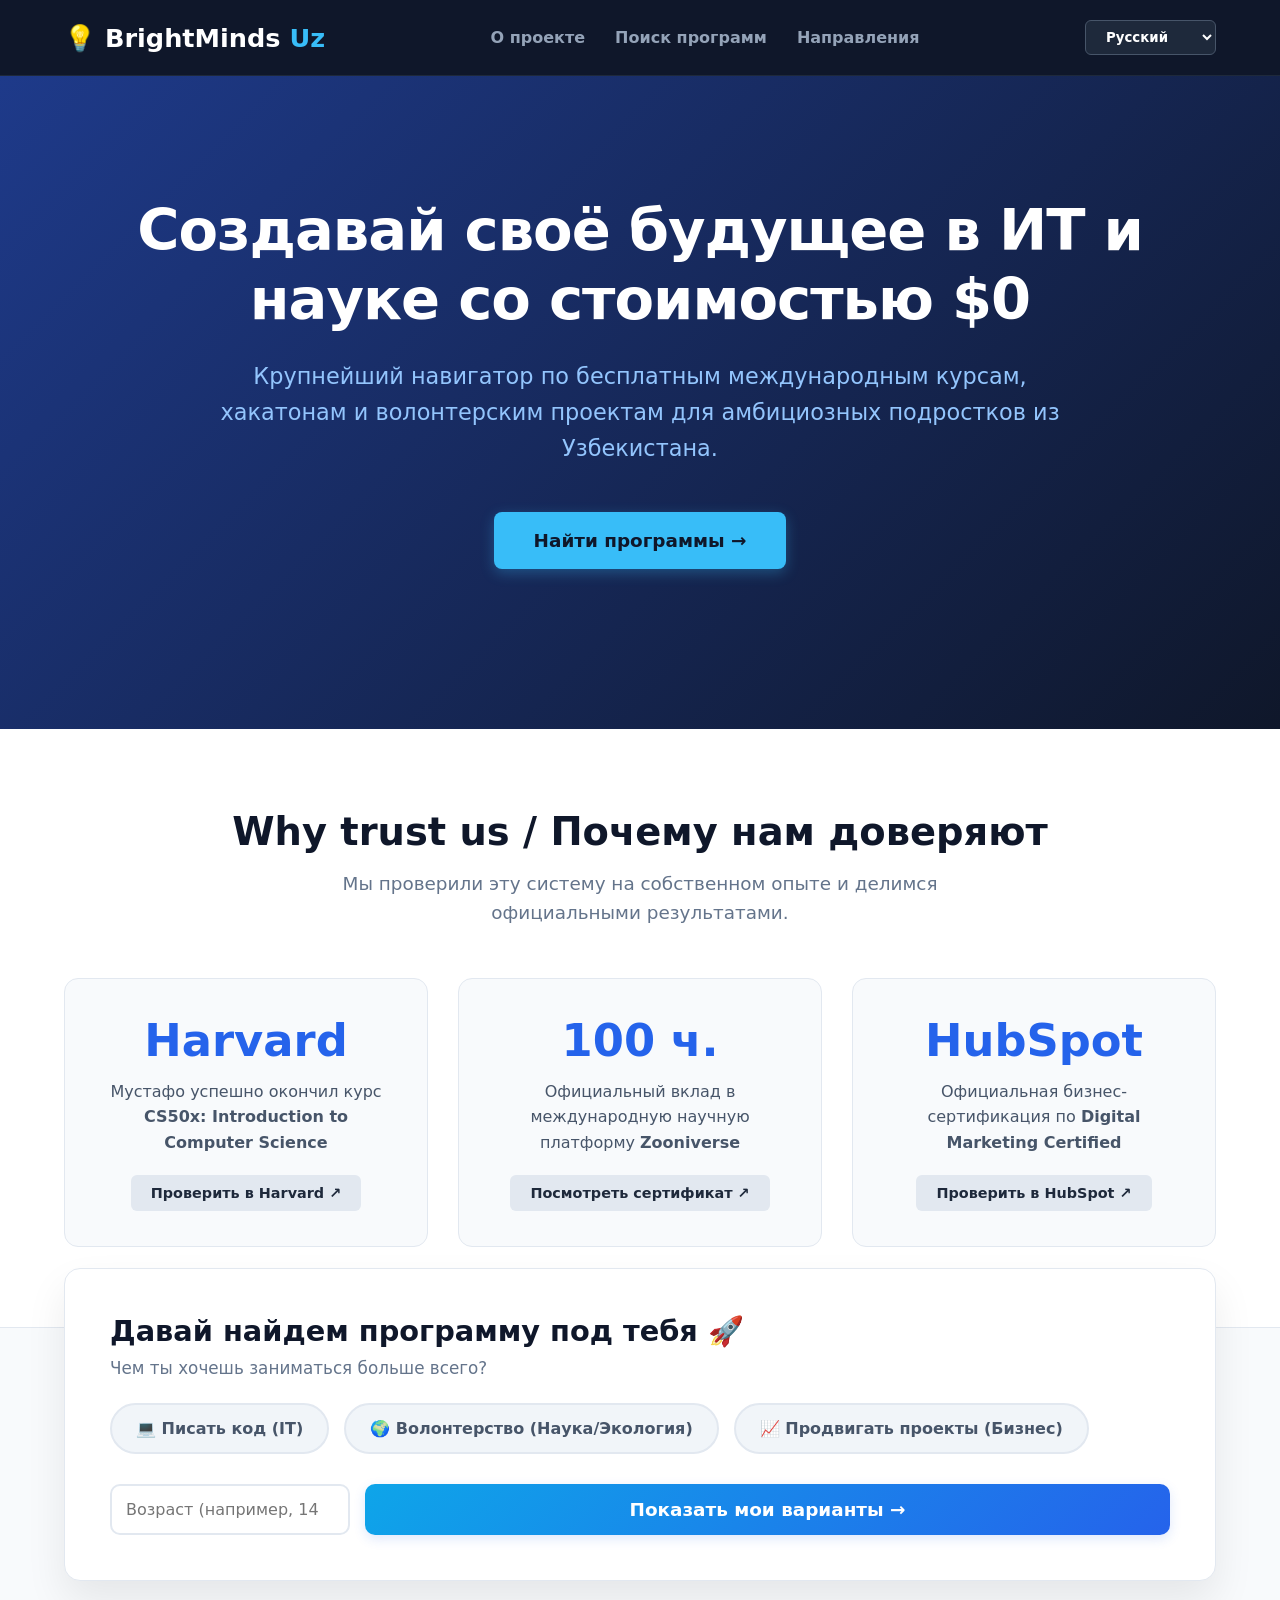
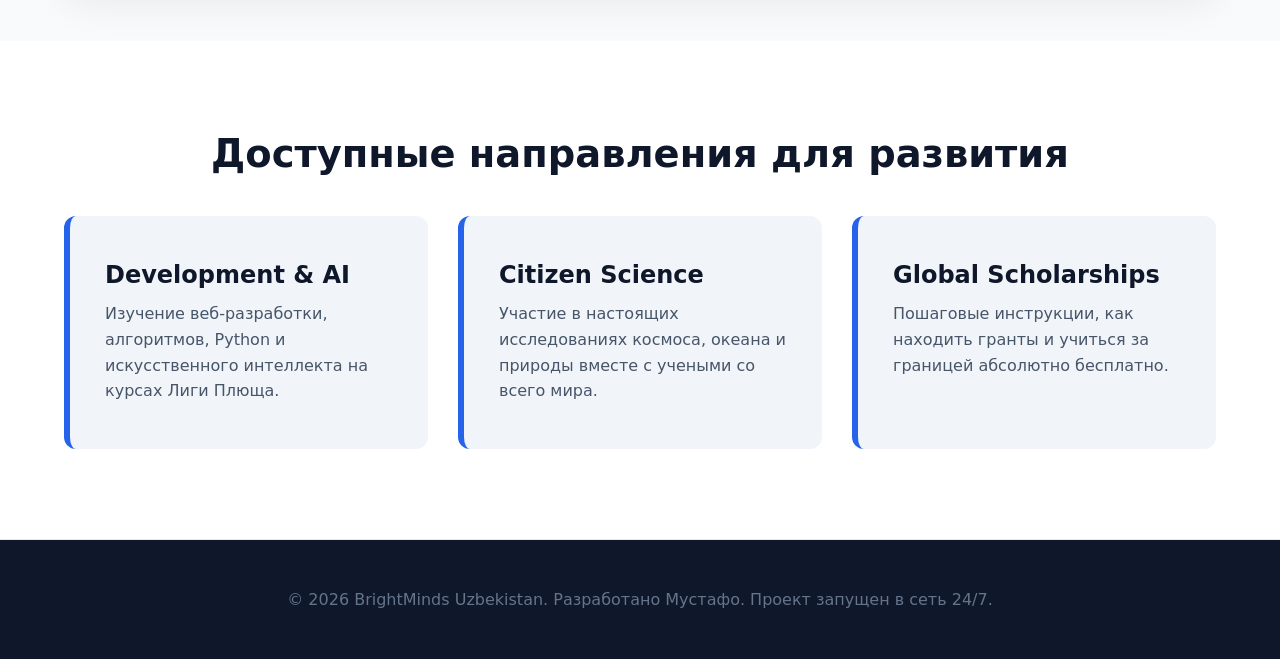
<file: templates/index.html>
<!DOCTYPE html>
<html lang="ru">
<head>
    <meta charset="UTF-8">
    <meta name="viewport" content="width=device-width, initial-scale=1.0">
    <title>BrightMinds Uzbekistan</title>
    <meta property="og:type" content="website">
    <meta property="og:url" content="https://onrender.com">
    <meta property="og:title" content="💡 BrightMinds Uzbekistan — Бесплатные возможности">
    <meta property="og:description" content="Масштабная платформа для амбициозных подростков Узбекистана. Поиск бесплатных курсов и волонтерства.">
    <meta property="og:image" content="https://onrender.com/static/preview.jpg">
    <style>
        * { margin: 0; padding: 0; box-sizing: border-box; font-family: 'Segoe UI', system-ui, -apple-system, sans-serif; }
        body { background-color: #f8fafc; color: #1e293b; }
        .container { width: 90%; max-width: 1200px; margin: 0 auto; }
        .hidden { display: none !important; }
        .text-center { text-align: center; }
        .main-nav { background-color: #0f172a; padding: 20px 0; position: sticky; top: 0; z-index: 1000; border-bottom: 1px solid #1e293b; }
        .nav-box { display: flex; justify-content: space-between; align-items: center; }
        .nav-logo { color: white; font-size: 1.6rem; font-weight: 800; }
        .nav-logo span { color: #38bdf8; }
        .nav-links { display: flex; list-style: none; gap: 30px; }
        .nav-links a { color: #94a3b8; text-decoration: none; font-weight: 600; font-size: 1rem; transition: 0.2s; }
        .nav-links a:hover { color: white; }
        .lang-switcher select { background-color: #1e293b; color: white; border: 1px solid #475569; padding: 8px 16px; border-radius: 6px; cursor: pointer; font-weight: 600; }
        .hero-large { background: linear-gradient(135deg, #1e3a8a, #0f172a); color: white; padding: 120px 0 160px 0; text-align: center; }
        .hero-content h1 { font-size: 3.6rem; font-weight: 800; margin-bottom: 25px; letter-spacing: -1px; line-height: 1.2; }
        .hero-large .subtitle { font-size: 1.4rem; color: #93c5fd; max-width: 850px; margin: 0 auto 45px auto; line-height: 1.6; }
        .btn-hero-action { display: inline-block; padding: 18px 40px; background-color: #38bdf8; color: #0f172a; text-decoration: none; font-weight: 700; font-size: 1.15rem; border-radius: 8px; box-shadow: 0 4px 14px rgba(56, 189, 248, 0.3); transition: 0.2s; }
        .btn-hero-action:hover { transform: translateY(-2px); background-color: #7dd3fc; }
        .onboarding-section { margin-top: -60px; margin-bottom: 60px; position: relative; z-index: 10; }
        .onboarding-box { background-color: white; border-radius: 16px; padding: 45px; box-shadow: 0 20px 40px rgba(0,0,0,0.08); border: 1px solid #e2e8f0; }
        .step-title { font-size: 1.8rem; margin-bottom: 10px; color: #0f172a; }
        .step-desc { color: #64748b; margin-bottom: 25px; font-size: 1.05rem; }
        .interest-tags { display: flex; flex-wrap: wrap; gap: 15px; margin-bottom: 30px; }
        .tag-btn { padding: 14px 24px; background-color: #f1f5f9; border: 2px solid #e2e8f0; border-radius: 30px; font-size: 1rem; font-weight: 600; cursor: pointer; color: #475569; transition: all 0.2s ease; }
        .tag-btn:hover { background-color: #e2e8f0; color: #0f172a; }
        .tag-btn.active { background-color: #e0f2fe; border-color: #0ea5e9; color: #0369a1; }
        .search-action-box { display: flex; gap: 15px; }
        .search-action-box input { width: 240px; padding: 14px; border: 2px solid #e2e8f0; border-radius: 10px; font-size: 1rem; }
        .btn-primary-search { flex: 1; padding: 14px 30px; background: linear-gradient(135deg, #0ea5e9, #2563eb); color: white; border: none; border-radius: 10px; font-size: 1.15rem; font-weight: 700; cursor: pointer; box-shadow: 0 4px 12px rgba(37, 99, 235, 0.15); transition: all 0.2s; }
        .btn-primary-search:hover { transform: translateY(-2px); box-shadow: 0 6px 18px rgba(37, 99, 235, 0.25); }
        .about-section { background-color: #ffffff; padding: 80px 0; border-bottom: 1px solid #e2e8f0; }
        .section-title { font-size: 2.4rem; font-weight: 700; color: #0f172a; margin-bottom: 15px; }
        .section-subtitle { color: #64748b; max-width: 750px; margin: 0 auto 50px auto; font-size: 1.15rem; line-height: 1.6; }
        .stats-grid { display: grid; grid-template-columns: repeat(auto-fit, minmax(300px, 1fr)); gap: 30px; }
        .stat-card { background-color: #f8fafc; border-radius: 14px; padding: 35px; text-align: center; border: 1px solid #e2e8f0; display: flex; flex-direction: column; justify-content: space-between; align-items: center; }
        .stat-num { font-size: 2.8rem; font-weight: 800; color: #2563eb; margin-bottom: 12px; }
        .stat-text { font-size: 1rem; color: #475569; line-height: 1.6; margin-bottom: 20px; }
        .btn-verify { display: inline-block; padding: 10px 20px; background-color: #e2e8f0; color: #1e293b; text-decoration: none; font-size: 0.9rem; font-weight: 600; border-radius: 6px; transition: 0.2s; }
        .btn-verify:hover { background-color: #cbd5e1; color: #0f172a; }
        .explore-categories { padding: 90px 0; background-color: #ffffff; border-bottom: 1px solid #e2e8f0; }
        .cat-large-grid { display: grid; grid-template-columns: repeat(auto-fit, minmax(300px, 1fr)); gap: 30px; margin-top: 40px; }
        .cat-large-card { background-color: #f1f5f9; padding: 45px 35px; border-radius: 12px; border-left: 6px solid #2563eb; }
        .cat-large-card h3 { font-size: 1.5rem; margin-bottom: 12px; color: #0f172a; }
        .cat-large-card p { color: #475569; line-height: 1.6; font-size: 1rem; }
        .grid { display: grid; grid-template-columns: repeat(auto-fill, minmax(340px, 1fr)); gap: 30px; margin-top: 30px; margin-bottom: 60px; }
        .card { background-color: white; border-radius: 14px; padding: 30px; box-shadow: 0 4px 10px rgba(0,0,0,0.03); border: 1px solid #e2e8f0; border-top: 6px solid #cbd5e1; display: flex; flex-direction: column; transition: 0.2s; }
        .card:hover { transform: translateY(-4px); box-shadow: 0 10px 20px rgba(0,0,0,0.06); }
        .card-it { border-top-color: #38bdf8; }
        .card-volunteering { border-top-color: #f97316; }
        .card-marketing { border-top-color: #10b981; }
        .badge { padding: 6px 14px; font-size: 0.85rem; font-weight: 700; border-radius: 20px; margin-bottom: 20px; display: inline-block; align-self: flex-start; }
        .card-it .badge { background-color: #e0f2fe; color: #0369a1; }
        .card-volunteering .badge { background-color: #ffedd5; color: #c2410c; }
        .card-marketing .badge { background-color: #d1fae5; color: #065f46; }
        .card h3 { font-size: 1.4rem; color: #0f172a; margin-bottom: 10px; }
        .org { font-size: 0.95rem; color: #64748b; margin-bottom: 15px; font-weight: 600; }
        .desc { font-size: 1rem; color: #334155; line-height: 1.6; margin-bottom: 25px; }
        .card-footer { display: flex; justify-content: space-between; align-items: center; margin-top: auto; }
        .age { font-size: 0.9rem; color: #64748b; font-weight: 600; }
        .btn-link { color: #2563eb; text-decoration: none; font-weight: 700; font-size: 0.95rem; }
        .btn-link:hover { text-decoration: underline; }
        footer { background-color: #0f172a; color: #64748b; text-align: center; padding: 50px 0; }
    </style>
</head>
<body>
    <nav class="main-nav">
        <div class="container nav-box">
            <div class="nav-logo">💡 BrightMinds <span>Uz</span></div>
            <ul class="nav-links">
                <li><a href="#about-title" class="nav-item">О проекте</a></li>
                <li><a href="#quiz-title" class="nav-item">Поиск программ</a></li>
                <li><a href="#explore-title" class="nav-item">Направления</a></li>
            </ul>
            <div class="lang-switcher">
                <select id="lang-select" onchange="changeLanguage(this.value)">
                    <option value="ru" selected>Русский</option>
                    <option value="uz">O'zbekcha</option>
                    <option value="en">English</option>
                </select>
            </div>
        </div>
    </nav>

    <header class="hero-large">
        <div class="container hero-content">
            <h1 id="hero-main-title">Создавай своё будущее в ИТ и науке со стоимостью $0</h1>
            <p class="subtitle" id="hero-subtitle">Крупнейший навигатор по бесплатным международным курсам, хакатонам и волонтерским проектам для амбициозных подростков из Узбекистана.</p>
            <a href="#quiz-title" class="btn-hero-action" id="btn-hero-go">Найти программы →</a>
        </div>
    </header>

    <section class="about-section" id="about-title">
        <div class="container">
            <h2 class="section-title text-center" id="about-title-text">Why trust us / Почему нам доверяют</h2>
            <p class="section-subtitle text-center" id="about-subtitle">Мы проверили эту систему на собственном опыте и делимся официальными результатами.</p>
            <div class="stats-grid">
                <div class="stat-card">
                    <div class="stat-num">Harvard</div>
                    <p class="stat-text" id="stat-harvard">Мустафо успешно окончил курс <strong>CS50x: Introduction to Computer Science</strong></p>
                    <a href="https://harvard.edu" target="_blank" class="btn-verify" id="btn-ver-harvard">Проверить в Harvard ↗</a>
                </div>
                <div class="stat-card">
                    <div class="stat-num">100 ч.</div>
                    <p class="stat-text" id="stat-zooniverse">Официальный вклад в международную научную платформу <strong>Zooniverse</strong></p>
                    <a href="https://zooniverse.org" target="_blank" class="btn-verify" id="btn-ver-zooniverse">Посмотреть сертификат ↗</a>
                </div>
                <div class="stat-card">
                    <div class="stat-num">HubSpot</div>
                    <p class="stat-text" id="stat-hubspot">Официальная бизнес-сертификация по <strong>Digital Marketing Certified</strong></p>
                    <a href="https://hubspot.com" target="_blank" class="btn-verify" id="btn-ver-hubspot">Проверить в HubSpot ↗</a>
                </div>
            </div>
        </div>
    </section>

    <section class="onboarding-section" id="quiz-title">
        <div class="container">
            <div class="onboarding-box">
                <h3 class="step-title" id="quiz-title-text">Давай найдем программу под тебя 🚀</h3>
                <p class="step-desc" id="quiz-desc">Чем ты хочешь заниматься больше всего?</p>
                <div class="interest-tags">
                    <button class="tag-btn" data-interest="it" id="tag-it">💻 Писать код (IT)</button>
                    <button class="tag-btn" data-interest="volunteering" id="tag-vol">🌍 Волонтерство (Наука/Экология)</button>
                    <button class="tag-btn" data-interest="marketing" id="tag-mark">📈 Продвигать проекты (Бизнес)</button>
                </div>
                <div class="search-action-box">
                    <input type="number" id="user-age" placeholder="Возраст (например, 14)" min="10" max="20">
                    <button class="btn-primary-search" id="btn-search-action" onclick="runSearch()">Показать мои варианты →</button>
                </div>
            </div>
        </div>
    </section>

    <main class="container hidden" id="results-container">
        <h2 class="section-title" id="results-title">Подобрано специально для тебя ($0):</h2>
        <div class="grid" id="opportunities-grid"></div>
    </main>

    <section class="explore-categories" id="explore-title">
        <div class="container">
            <h2 class="section-title text-center" id="exp-title">Доступные направления для развития</h2>
            <div class="cat-large-grid">
                <div class="cat-large-card">
                    <h3>Development & AI</h3>
                    <p>Изучение веб-разработки, алгоритмов, Python и искусственного интеллекта на курсах Лиги Плюща.</p>
                </div>
                <div class="cat-large-card">
                    <h3>Citizen Science</h3>
                    <p>Участие в настоящих исследованиях космоса, океана и природы вместе с учеными со всего мира.</p>
                </div>
                <div class="cat-large-card">
                    <h3>Global Scholarships</h3>
                    <p>Пошаговые инструкции, как находить гранты и учиться за границей абсолютно бесплатно.</p>
                </div>
            </div>
        </div>
    </section>

    <footer>
        <div class="container">
            <p>© 2026 BrightMinds Uzbekistan. Разработано Мустафо. Проект запущен в сеть 24/7.</p>
        </div>
    </footer>
    <script>
        const translations = {
            ru: {
                mainTitle: "Создавай своё будущее в ИТ и науке со стоимостью $0",
                subtitle: "Крупнейший навигатор по бесплатным международным курсам, хакатонам и волонтерским проектам для амбициозных подростков из Узбекистана.",
                quizTitle: "Давай найдем программу под тебя 🚀",
                quizDesc: "Чем ты хочешь заниматься больше всего?",
                tagIt: "💻 Писать код (IT)",
                tagVol: "🌍 Волонтерство (Наука/Экология)",
                tagMark: "📈 Продвигать проекты (Бизнес)",
                searchBtn: "Показать мои варианты →",
                aboutTitle: "Why trust us / Почему нам доверяют",
                aboutSubtitle: "Мы проверили эту систему на собственном опыте и делимся официальными результатами.",
                statHarvard: "Мустафо успешно окончил курс <strong>CS50x: Introduction to Computer Science</strong>",
                btnVerHarvard: "Проверить в Harvard ↗",
                statZooniverse: "Официальный вклад в международную научную платформу <strong>Zooniverse</strong>",
                statHubspot: "Официальная бизнес-сертификация по <strong>Digital Marketing Certified</strong>",
                resultsTitle: "Подобрано специально для тебя ($0):",
                ageInput: "Возраст (например, 14)",
                btnOpen: "Открыть курс →",
                btnVol: "Волонтерить →"
            },
            uz: {
                mainTitle: "Kelajagingizni IT va fanda $0 evaziga yarating",
                subtitle: "Ambitsiyali o'smirlar uchun bepul xalqaro kurslar, xakatolar va ko'ngillilik loyihalari bo'yicha eng yirik navigator.",
                quizTitle: "Sizga mos dasturni topamiz 🚀",
                quizDesc: "Sizni ko'proq nima qiziqtiradi?",
                tagIt: "💻 Kod yozish (IT)",
                tagVol: "🌍 Ko'ngillilik (Fan/Ekologiya)",
                tagMark: "📈 Loyihalarni rivojlantirish (Biznes)",
                searchBtn: "Variantlarni ko'rsatish →",
                aboutTitle: "Nega bizga ishonishadi",
                aboutSubtitle: "Biz ushbu tizimni o'z tajribamizda sinovdan o'tkazdik va rasmiy natijalar bilan bo'lishamiz.",
                statHarvard: "Mustafo <strong>CS50x: Introduction to Computer Science</strong> kursini muvaffaqiyatli tugatdi",
                btnVerHarvard: "Harvardda tekshirish ↗",
                statZooniverse: "<strong>Zooniverse</strong> xalqaro ilmiy platformasiga rasmiy ko'ngillilik hissasi",
                statHubspot: "<strong>Digital Marketing Certified</strong> bo'yicha rasmiy biznes sertifikati",
                resultsTitle: "Maxsus siz uchun tanlangan ($0):",
                ageInput: "Yoshingiz (masalan, 14)",
                btnOpen: "Kursni ochish →",
                btnVol: "Ko'ngilli bo'lish →"
            },
            en: {
                mainTitle: "Build Your Future in IT and Science with a $0 Budget",
                subtitle: "The largest navigator for free international courses, hackathons, and volunteer projects for ambitious teenagers from Uzbekistan.",
                quizTitle: "Let's find the perfect program for you 🚀",
                quizDesc: "What are you most interested in?",
                tagIt: "💻 Writing Code (IT)",
                tagVol: "🌍 Volunteering (Science/Eco)",
                tagMark: "📈 Marketing & Projects (Business)",
                searchBtn: "Show my options →",
                aboutTitle: "Why trust us",
                aboutSubtitle: "We tested this system ourselves and share official, verified results.",
                statHarvard: "Mustafo successfully completed <strong>CS50x: Introduction to Computer Science</strong>",
                btnVerHarvard: "Verify at Harvard ↗",
                statZooniverse: "Official contribution to the international citizen science platform <strong>Zooniverse</strong>",
                statHubspot: "Official business certification in <strong>Digital Marketing Certified</strong>",
                resultsTitle: "Tailored options for you ($0):",
                ageInput: "Age (e.g., 14)",
                btnOpen: "Open Course →",
                btnVol: "Volunteer Now →"
            }
        };

        function changeLanguage(lang) {
            document.getElementById('hero-main-title').innerText = translations[lang].mainTitle;
            document.getElementById('hero-subtitle').innerHTML = translations[lang].subtitle;
            document.getElementById('quiz-title-text').innerText = translations[lang].quizTitle;
            document.getElementById('quiz-desc').innerText = translations[lang].quizDesc;
            document.getElementById('tag-it').innerText = translations[lang].tagIt;
            document.getElementById('tag-vol').innerText = translations[lang].tagVol;
            document.getElementById('tag-mark').innerText = translations[lang].tagMark;
            document.getElementById('btn-search-action').innerText = translations[lang].searchBtn;
            document.getElementById('about-title-text').innerText = translations[lang].aboutTitle;
            document.getElementById('about-subtitle').innerText = translations[lang].aboutSubtitle;
            document.getElementById('stat-harvard').innerHTML = translations[lang].statHarvard;
            document.getElementById('btn-ver-harvard').innerText = translations[lang].btnVerHarvard;
            document.getElementById('stat-zooniverse').innerHTML = translations[lang].statZooniverse;
            document.getElementById('stat-hubspot').innerHTML = translations[lang].statHubspot;
            document.getElementById('results-title').innerText = translations[lang].resultsTitle;
            document.getElementById('user-age').placeholder = translations[lang].ageInput;
            
            document.getElementById('btn-ver-zooniverse').innerText = lang === 'ru' ? "Посмотреть ↗" : lang === 'uz' ? "Ko'rish ↗" : "View Certificate ↗";
            document.getElementById('btn-ver-hubspot').innerText = lang === 'ru' ? "Проверить ↗" : lang === 'uz' ? "Tekshirish ↗" : "Verify ↗";
        }

        const tags = document.querySelectorAll('.tag-btn');
        tags.forEach(tag => {
            tag.addEventListener('click', () => {
                tag.classList.toggle('active');
            });
        });

        function runSearch() {
            const resultsBox = document.getElementById('results-container');
            const grid = document.getElementById('opportunities-grid');
            const currentLang = document.getElementById('lang-select').value;
            const ageInput = document.getElementById('user-age').value;
            
            let activeCategories = [];
            tags.forEach(tag => {
                if(tag.classList.contains('active')) {
                    activeCategories.push(tag.getAttribute('data-interest'));
                }
            });

            let url = `/api/search?age=${ageInput || 0}`;
            activeCategories.forEach(cat => {
                url += `&categories=${cat}`;
            });

            fetch(url)
                .then(response => response.json())
                .then(data => {
                    let htmlContent = '';
                    
                    if (data.length === 0) {
                        htmlContent = '<p class="text-center" style="grid-column: 1/-1; color: #64748b; padding: 20px;">Ничего не найдено / Nothing found</p>';
                    } else {
                        data.forEach(item => {
                            const btnText = item.category === 'volunteering' 
                                ? (currentLang === 'ru' ? "Волонтерить →" : currentLang === 'uz' ? "Ko'ngilli bo'lish →" : "Volunteer Now →")
                                : (currentLang === 'ru' ? "Открыть курс →" : currentLang === 'uz' ? "Kursni ochish →" : "Open Course →");
                            
                            const badgeTranslation = item.category === 'it' 
                                ? (currentLang === 'ru' ? "IT / Программирование" : currentLang === 'uz' ? "IT / Dasturlash" : "IT / Coding")
                                : item.category === 'volunteering'
                                ? (currentLang === 'ru' ? "Онлайн-Волонтерство" : currentLang === 'uz' ? "Onlayn Ko'ngillilik" : "Online Volunteering")
                                : (currentLang === 'ru' ? "Маркетинг / Бизнес" : currentLang === 'uz' ? "Marketing / Biznes" : "Marketing / Business");

                            htmlContent += `
                                <div class="card card-${item.category}">
                                    <div class="badge">${badgeTranslation}</div>
                                    <h3>${item.title}</h3>
                                    <p class="org">🏛 ${item.organization}</p>
                                    <p class="desc">${item.description}</p>
                                    <div class="card-footer">
                                        <span class="age">${currentLang === 'ru' ? 'Возраст' : currentLang === 'uz' ? 'Yosh' : 'Age'}: ${item.min_age}+</span>
                                        <a href="${item.link}" target="_blank" class="btn-link">${btnText}</a>
                                    </div>
                                </div>
                            `;
                        });
                    }
                    
                    grid.innerHTML = htmlContent;
                    resultsBox.classList.remove('hidden');
                    resultsBox.scrollIntoView({ behavior: 'smooth' });
                })
                .catch(err => console.error("Ошибка базы данных:", err));
        }
    </script>
</body>
</html>
</file>
